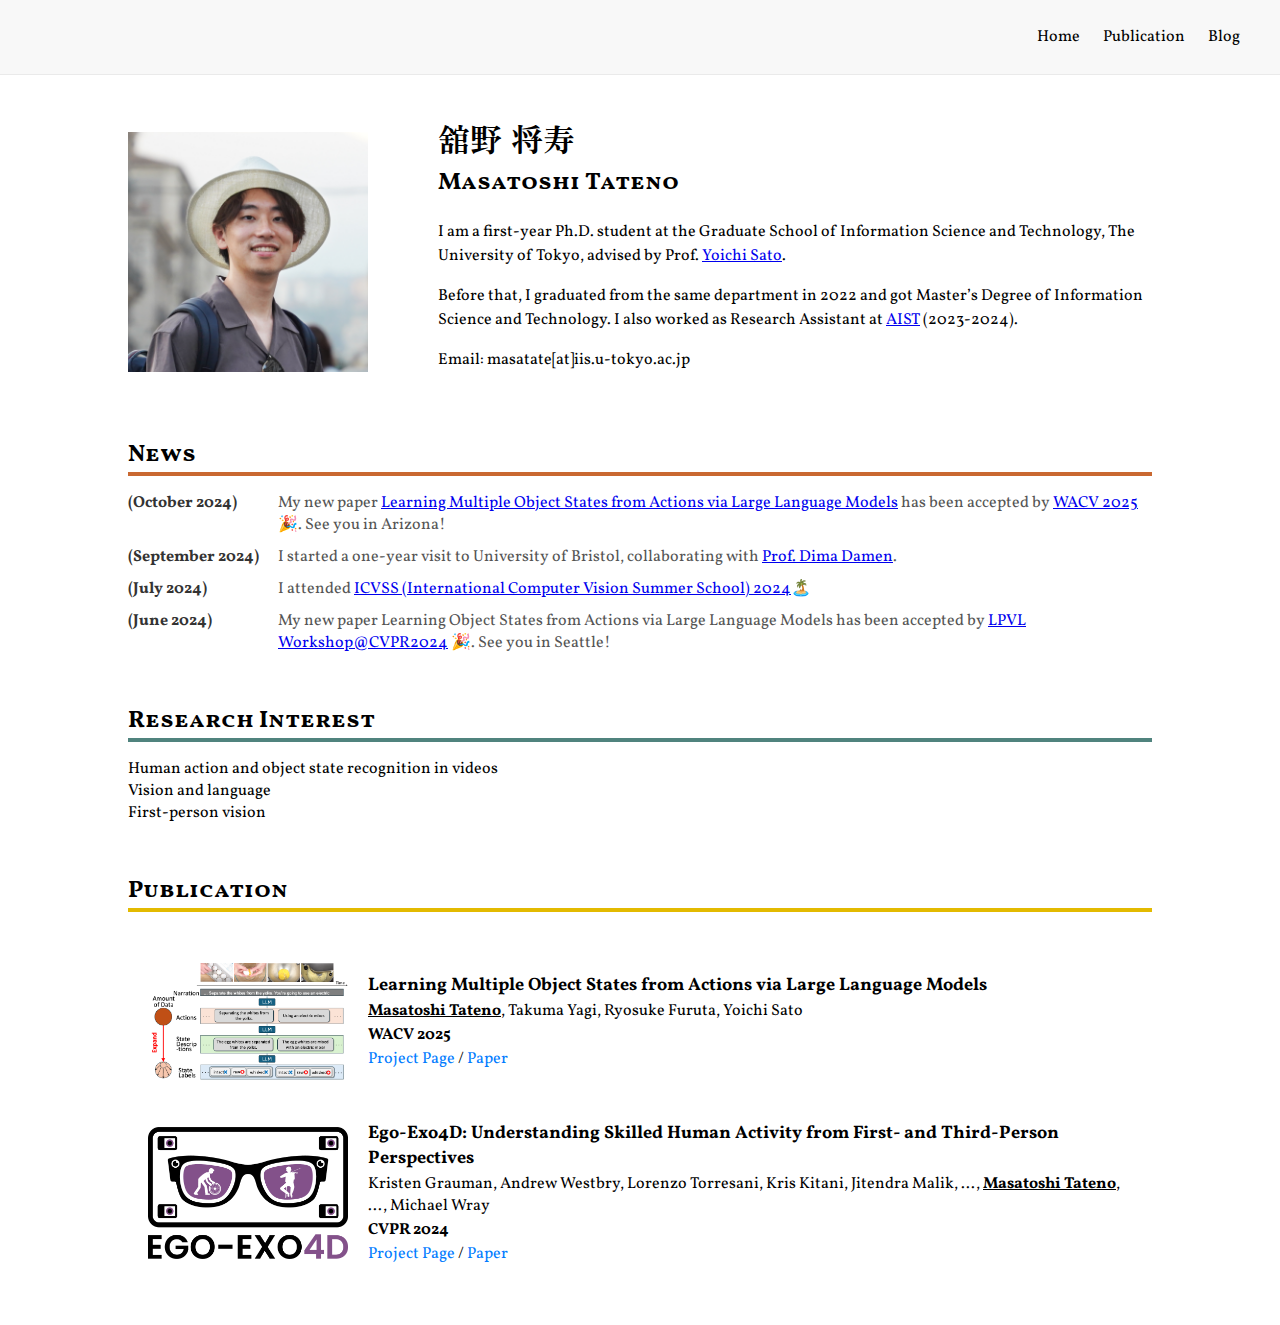
<file: index.html>
<!DOCTYPE html>
<html lang="en">
<head>
    <link rel="preconnect" href="https://fonts.googleapis.com">
    <link rel="preconnect" href="https://fonts.gstatic.com" crossorigin>
    <link href="https://fonts.googleapis.com/css2?family=Vollkorn+SC:wght@400;600;700;900&family=Vollkorn:ital,wght@0,400..900;1,400..900&display=swap" rel="stylesheet">
    <link href="https://fonts.googleapis.com/css2?family=Vollkorn+SC:wght@400;600;700;900&family=Vollkorn:ital,wght@0,400..900;1,400..900&family=Zen+Old+Mincho&display=swap" rel="stylesheet">
    <meta charset="UTF-8">
    <meta name="viewport" content="width=device-width, initial-scale=1.0">
    <title>Masatoshi Tateno</title>
    <link rel="stylesheet" href="styles.css">
</head>
<body>
    <header>
        <nav>
            <ul>
                <li><a href="index.html">Home</a></li>
                <li><a href="#1">Publication</a></li>
                <li><a href="https://note.com/joe_cool_awesome">Blog</a></li>
                <!-- <li><a href="#">日本語/EN</a></li> -->
            </ul>
        </nav>
    </header>

    <main>
        <section class="bio">
            <img src="portrait.png" alt="Masatoshi Tateno">
            <div>
                <h1>舘野 将寿</h1>
                <h2>Masatoshi Tateno</h2>
                <p>I am a first-year Ph.D. student at the Graduate School of Information Science and Technology, The University of Tokyo, advised by Prof. <a href="https://sites.google.com/ut-vision.org/ysato" target="_blank" rel="noopener noreferrer">Yoichi Sato</a>.</p>
                <p>Before that, I graduated from the same department in 2022 and got Master’s Degree of Information Science and Technology. I also worked as Research Assistant at <a href="https://www.aist.go.jp/index_en.html" target="_blank" rel="noopener noreferrer">AIST</a> (2023-2024).</p>
                <p>Email: masatate[at]iis.u-tokyo.ac.jp</p>
            </div>
        </section>

        <section class="news">
            <h3>News</h3>
            <ul>
                <li>
                    <span class="date">(October 2024)</span> 
                    <div class="content">My new paper <a href="https://arxiv.org/abs/2405.01090" target="_blank" rel="noopener noreferrer">Learning Multiple Object States from Actions via Large Language Models</a> has been accepted by <a href="https://wacv2025.thecvf.com/">WACV 2025</a> 🎉. See you in Arizona!</div>
                </li>
                <li>
                    <span class="date">(September 2024)</span> 
                    <div class="content">I started a one-year visit to University of Bristol, collaborating with <a href="https://dimadamen.github.io/" target="_blank" rel="noopener noreferrer">Prof. Dima Damen</a>.</div>
                </li>
                <li>
                    <span class="date">(July 2024)</span> 
                    <div class="content">I attended <a href="https://iplab.dmi.unict.it/icvss2024" target="_blank" rel="noopener noreferrer">ICVSS (International Computer Vision Summer School) 2024</a>🏝️</div>
                </li>
                <li>
                    <span class="date">(June 2024)</span> 
                    <div class="content">My new paper Learning Object States from Actions via Large Language Models has been accepted by <a href="https://sites.google.com/view/lpvl-cvpr2024/home?authuser=0">LPVL Workshop@CVPR2024</a> 🎉. See you in Seattle!</div>
                </li>
            </ul>
        </section>

        <section class="research-interest">
            <h3>Research Interest</h3>
            <ul>
                <li>Human action and object state recognition in videos</li>
                <li>Vision and language</li>
                <li>First-person vision</li>
            </ul>
        </section>

        <section class="publication" id="1">
            <h3>Publication</h3>
            <div class="container">

                <!-- Learning Object State from Actions via LLMs -->
                <div class="card">
                    <img src="images/object_state_from_action.png" alt="Project Image" class="card-image">
                    <div class="card-content">
                        <h2 class="card-title">Learning Multiple Object States from Actions via Large Language Models</h2>
                        <p class="card-text"><strong><u>Masatoshi Tateno</u></strong>, Takuma Yagi, Ryosuke Furuta, Yoichi Sato</p>
                        <p class="card-conf">WACV 2025</p>
                        <div class="card-links">
                            <a href="https://masatate.github.io/ObjStatefromAction.github.io/">Project Page</a>
                            /
                            <a href="https://arxiv.org/abs/2405.01090">Paper</a>
                        </div>
                    </div>
                </div>
                
                <!-- Ego Exo 4D -->
                <div class="card">
                    <img src="images/ego-exo4d.png" alt="Project Image" class="card-image">
                    <div class="card-content">
                        <h2 class="card-title">Ego-Exo4D: Understanding Skilled Human Activity from First- and Third-Person Perspectives</h2>
                        <p class="card-text">Kristen Grauman, Andrew Westbry, Lorenzo Torresani, Kris Kitani, Jitendra Malik, ..., <strong><u>Masatoshi Tateno</u></strong>, ..., Michael Wray</p>
                        <p class="card-conf">CVPR 2024</p>
                        <div class="card-links">
                            <a href="https://ego-exo4d-data.org/">Project Page</a>
                            /
                            <a href="https://arxiv.org/abs/2311.18259">Paper</a>
                        </div>
                    </div>
                </div>
                

            </div>
        </section>
    </main>
</body>
</html>
</file>
<file: styles.css>
body {
    font-family: "Vollkorn", serif;
    margin: 0;
    padding: 0;
}

header {
    background-color: #f8f8f8;
    border-bottom: 1px solid #eaeaea;
    padding: 10px 0;
    margin-bottom: 20px;
}

nav ul {
    list-style: none;
    margin-right: 20px;
    padding: 0;
    text-align: right;
}

nav li {
    display: inline;
    margin-right: 20px;
    font-size: 16px;
}

nav a {
    text-decoration: none;
    color: black;
}

main {
    width: 80%; /* または好みの幅 */
    margin-left: auto;
    margin-right: auto;
    padding: 20px; /* 内側の余白 */
}

.bio {
    display: flex;
    align-items: center; 
    justify-content: center; 
}

.bio img {
    max-width: 240px; 
    background-color: #ddd; /* Placeholder background color */
    margin-right: 70px;
}

.bio div {
    flex: 1;
}

.bio h1 {
    font-family: "Zen Old Mincho", serif;
    margin: 0;
    font-size: 32px;
}

.bio h2 {
    font-family: "Vollkorn SC", serif;
    margin-top: 5px;
    margin-bottom: 20px;
    font-size: 24px;
}

.bio p {
    font-size: 16px;
    line-height: 1.5;
}

.news, .research-interest, .publication {
    margin-top: 50px;
}

.news h3 {
    font-family: "Vollkorn SC", serif;
    border-bottom: 4px solid #C96831;
    margin-bottom: 10px;
    font-size: 24px;
}

.research-interest h3 {
    font-family: "Vollkorn SC", serif;
    border-bottom: 4px solid #50837E;
    margin-bottom: 10px;
    font-size: 24px;
}

.publication h3 {
    font-family: "Vollkorn SC", serif;
    border-bottom: 4px solid #e3ba00;
    margin-bottom: 10px;
    font-size: 24px;
}

.news ul, .research-interest ul {
    font-size: 16px;
    list-style-type: none;
    padding-left: 0;
}

.news ul li {
    display: flex;
    align-items: flex-start;
    margin-bottom: 10px;
}

.news .date {
    width: 150px; /* 日時部分の固定幅（必要に応じて調整） */
    flex-shrink: 0;
    text-align: left;
    font-weight: bold;
    color: #333;
}

.news .content {
    flex-grow: 1;
    text-align: left;
    color: #555;
}

.container {
    display: flex;
    flex-direction: column;
    align-items: flex-start;
    padding: 20px;
}
.card {
    display: flex;
    align-items: center;
    margin: 20px 0;
    width: 100%;
}
.card-image {
    width: 200px;
    height: auto;
    margin-right: 20px;
}
.card-content {
    flex: 1;
}
.card-title {
    font-size: 18px;
    margin: 0 0 2px 0;
}
.card-text {
    font-size: 16px;
    margin: 0 0 2px 0;
}
.card-conf {
    font-size: 16px;
    font-weight: bold;
    margin: 0 0 2px 0;
}
.card-links a {
    text-decoration: none;
    color: #007BFF;
}
</file>
